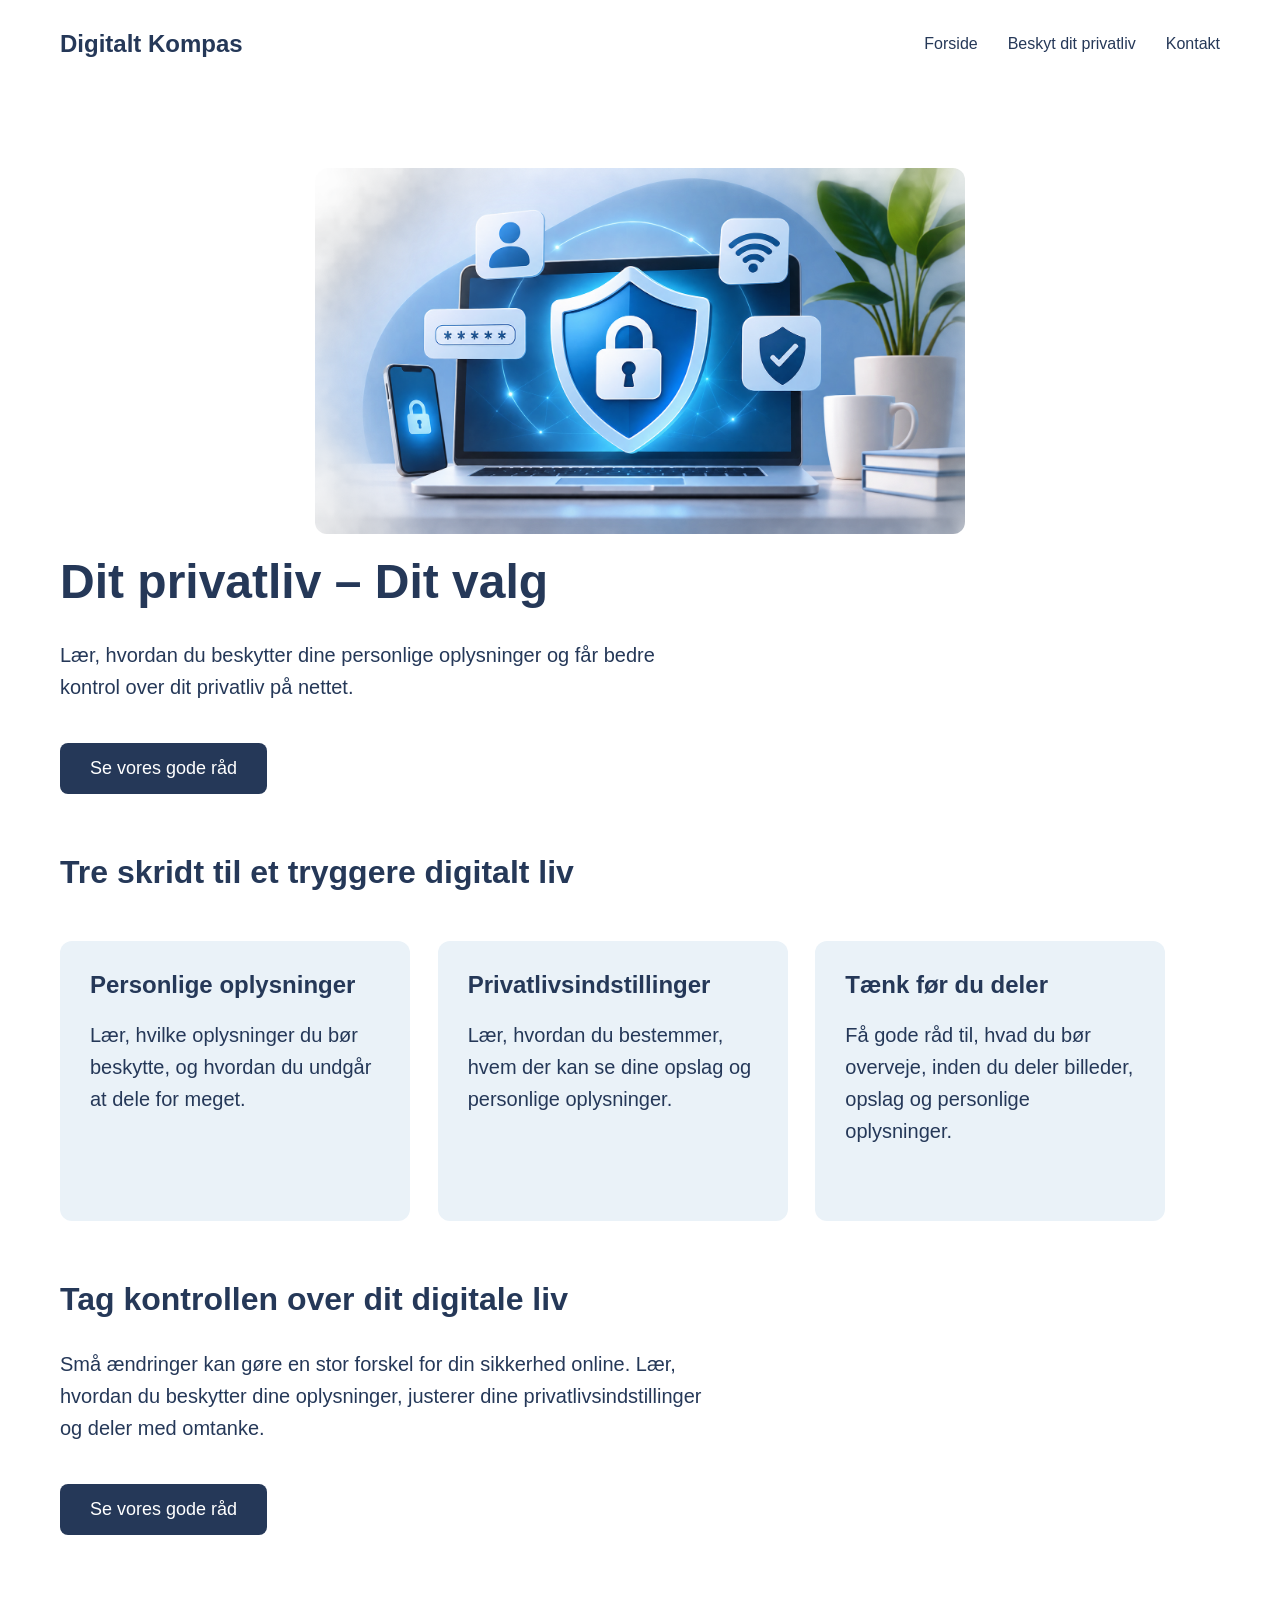
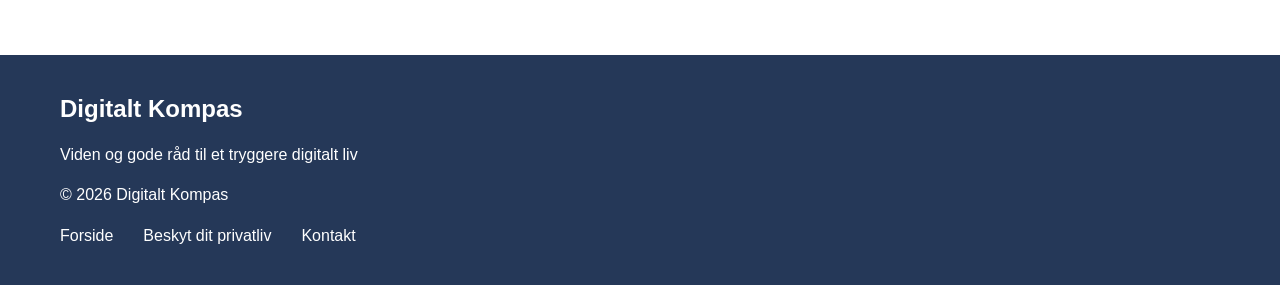
<file: index.html>
<!DOCTYPE html>
<html lang="da">
<head>
    <meta charset="UTF-8">
    <meta name="viewport" content="width=device-width, initial-scale=1.0">
    <title>Digitalt Kompas</title>
    
<link rel="stylesheet" href="style.css">

</head>
<body>

<header>
    <h2>Digitalt Kompas</h2>
    
<nav aria-label="Hovednavigation">
    <a href="index.html">Forside</a>
    <a href="privatliv.html">Beskyt dit privatliv</a>
    <a href="kontakt.html">Kontakt</a>
</nav>

</header>

<main>
   <img
  src="digital-sikkerhed.png"
  alt="Computer med et blåt skjold og en hængelås, der symboliserer digital sikkerhed"
  style="display:block; width:100%; max-width:650px; height:auto; margin:20px auto; border-radius:12px;"
> 
    <h1>Dit privatliv – Dit valg</h1>
    
<p>
    Lær, hvordan du beskytter dine personlige oplysninger
    og får bedre kontrol over dit privatliv på nettet.
</p>

<a href="privatliv.html" class="knap">
    Se vores gode råd
</a>

<section>
    <h2>Tre skridt til et tryggere digitalt liv</h2>
    
<article class="kort">
    <h3>Personlige oplysninger</h3>
    <p>
        Lær, hvilke oplysninger du bør beskytte,
        og hvordan du undgår at dele for meget.
    </p>
</article>

<article class="kort">
    <h3>Privatlivsindstillinger</h3>
    <p>
        Lær, hvordan du bestemmer,
        hvem der kan se dine opslag
        og personlige oplysninger.
    </p>
</article>

<article class="kort">
    <h3>Tænk før du deler</h3>
    <p>
        Få gode råd til, hvad du bør
        overveje, inden du deler billeder,
        opslag og personlige oplysninger.
    </p>
</article>


</section>

<section>
    <h2>Tag kontrollen over dit digitale liv</h2>
    
<p>
    Små ændringer kan gøre en stor forskel
    for din sikkerhed online. Lær, hvordan
    du beskytter dine oplysninger, justerer
    dine privatlivsindstillinger og deler
    med omtanke.
</p>

<a href="privatliv.html" class="knap">
    Se vores gode råd
</a>

</section>

</main>

<footer>
    <h2>Digitalt Kompas</h2>
    <p>Viden og gode råd til et tryggere digitalt liv</p>
    <p>&copy; 2026 Digitalt Kompas</p>
    
<nav aria-label="Footer navigation">
    <a href="index.html">Forside</a>
    <a href="privatliv.html">Beskyt dit privatliv</a>
    <a href="kontakt.html">Kontakt</a>
</nav>

</footer>

</body>
</html>
</file>
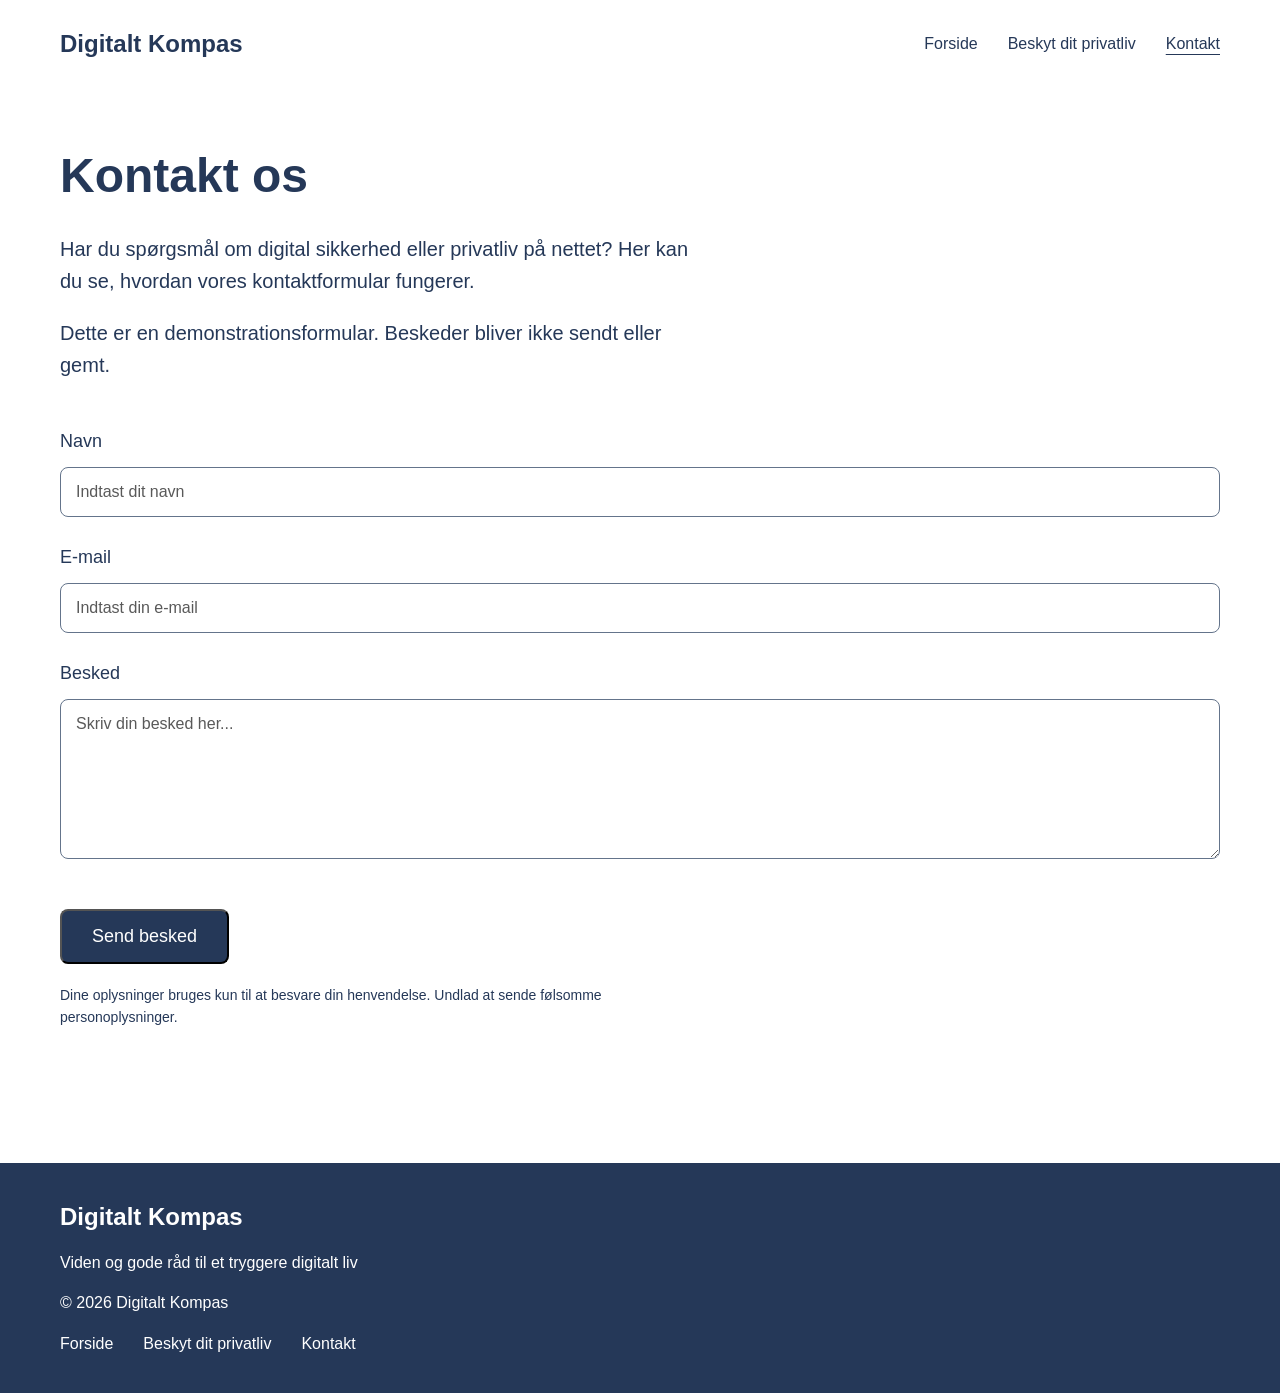
<file: kontakt.html>
<!DOCTYPE html>
<html lang="da">
<head>
    <meta charset="UTF-8">
    <meta name="viewport" content="width=device-width, initial-scale=1.0">
    <meta name="description" content="Kontakt Digitalt Kompas, hvis du har spørgsmål om digital sikkerhed og privatliv på nettet.">
    <title>Kontakt | Digitalt Kompas</title>
    <link rel="stylesheet" href="style.css">
</head>

<body>

    <header>
        <h2>Digitalt Kompas</h2>

        <nav aria-label="Hovednavigation">
            <a href="index.html">Forside</a>
            <a href="privatliv.html">Beskyt dit privatliv</a>
            <a href="kontakt.html" aria-current="page">Kontakt</a>
        </nav>
    </header>

    <main>
        <h1>Kontakt os</h1>
        <p>
    Har du spørgsmål om digital sikkerhed eller
    privatliv på nettet? Her kan du se, hvordan
    vores kontaktformular fungerer.
</p>

<p id="formular-info">
    Dette er en demonstrationsformular.
    Beskeder bliver ikke sendt eller gemt.
</p>

<form class="kontaktformular" aria-label="Kontaktformular" aria-describedby="formular-info"></form>

            <div class="formularfelt">
                <label for="navn">Navn</label>
                <input
                    type="text"
                    id="navn"
                    name="navn"
                    placeholder="Indtast dit navn"
                    autocomplete="name"
                    required>
            </div>

            <div class="formularfelt">
                <label for="email">E-mail</label>
                <input
                    type="email"
                    id="email"
                    name="email"
                    placeholder="Indtast din e-mail"
                    autocomplete="email"
                    required>
            </div>

            <div class="formularfelt">
                <label for="besked">Besked</label>
                <textarea
                    id="besked"
                    name="besked"
                    rows="6"
                    placeholder="Skriv din besked her..."
                    required></textarea>
            </div>

            <button type="button" class="knap">
                Send besked
            </button>

            <p class="privatlivstekst">
                Dine oplysninger bruges kun til at besvare din
                henvendelse. Undlad at sende følsomme
                personoplysninger.
            </p>

        </form>
    </main>

    <footer>
        <h2>Digitalt Kompas</h2>
        <p>Viden og gode råd til et tryggere digitalt liv</p>
        <p>&copy; 2026 Digitalt Kompas</p>

        <nav aria-label="Footer navigation">
            <a href="index.html">Forside</a>
            <a href="privatliv.html">Beskyt dit privatliv</a>
            <a href="kontakt.html">Kontakt</a>
        </nav>
    </footer>

</body>
</html>
</file>
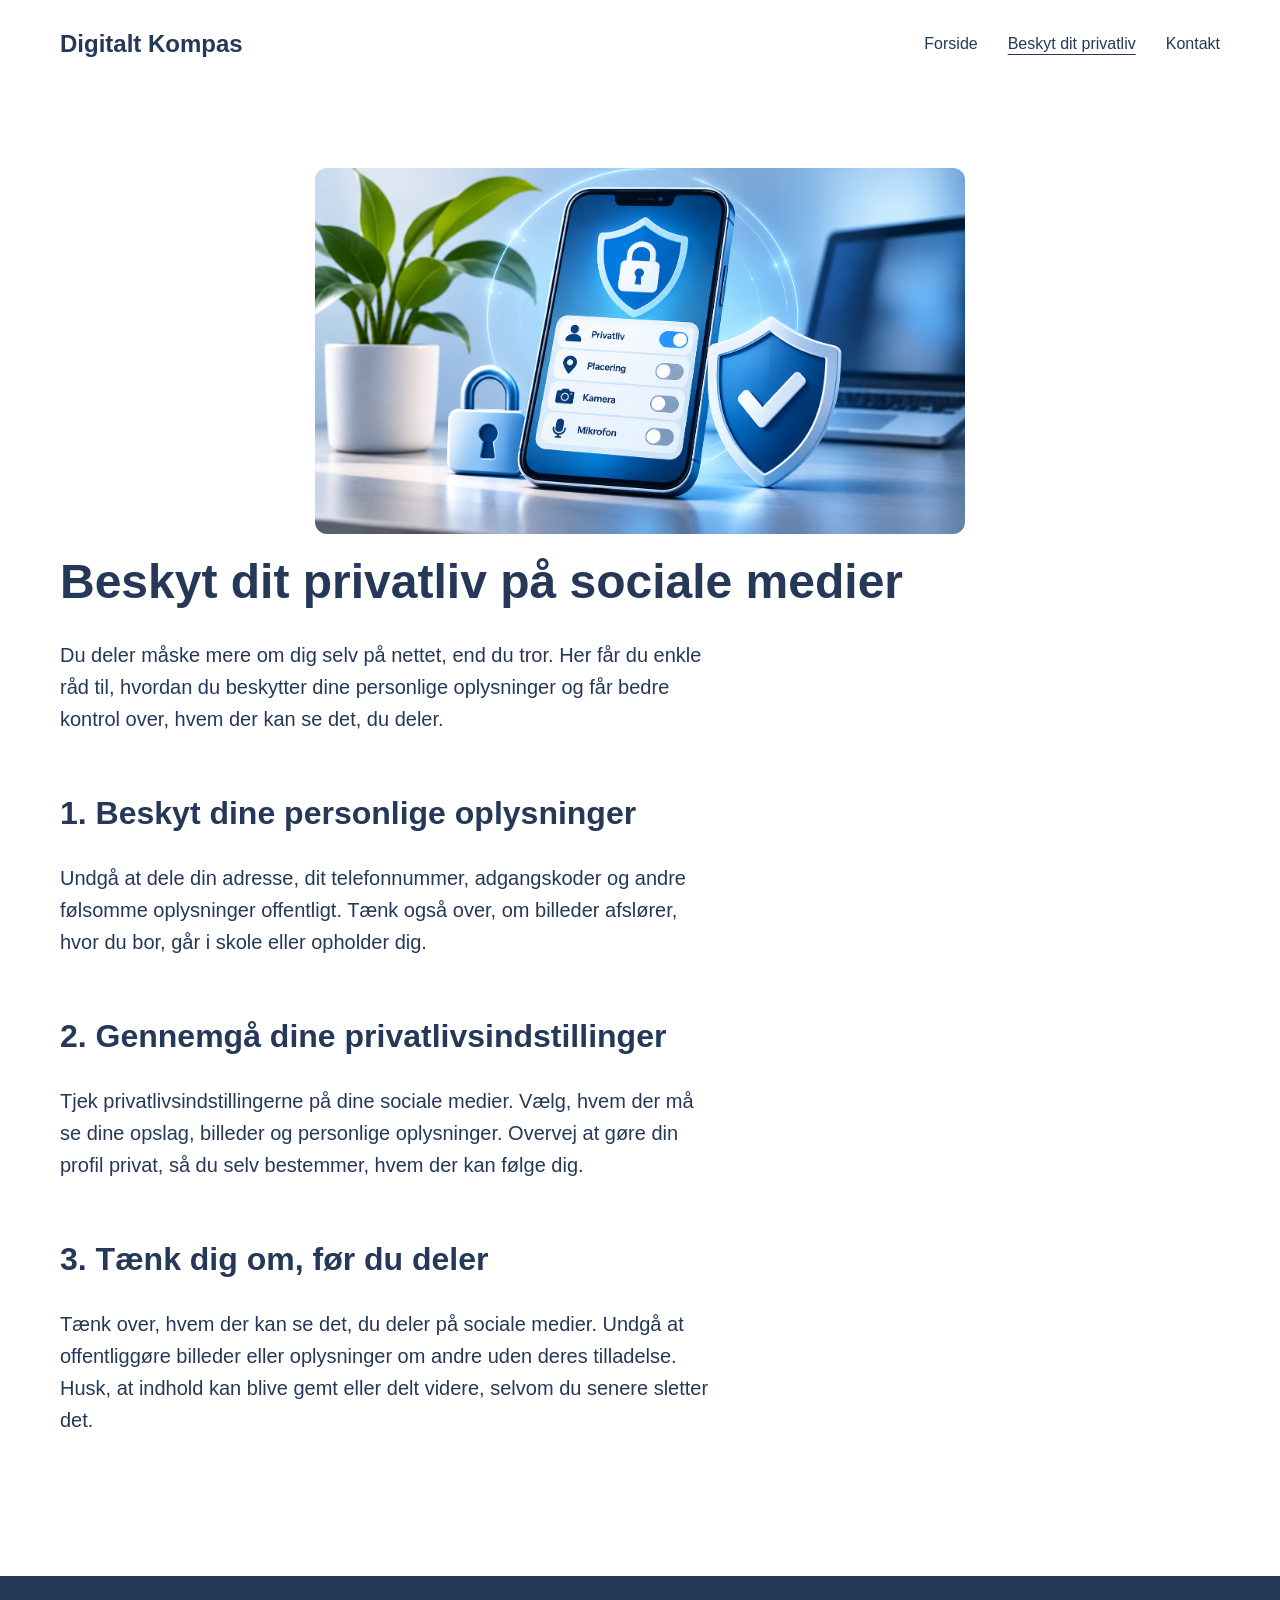
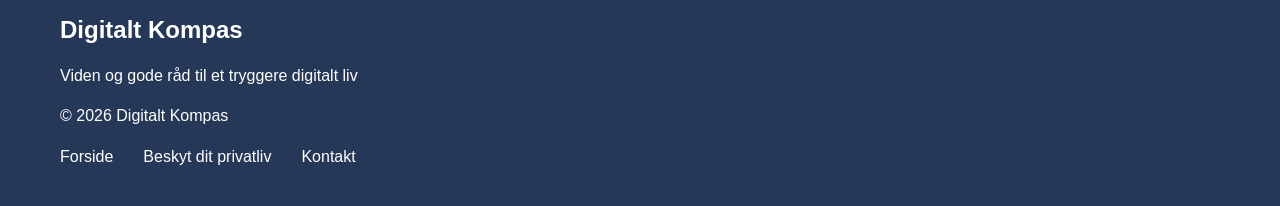
<file: privatliv.html>
<!DOCTYPE html>
<html lang="da">
<head>
    <meta charset="UTF-8">
    <meta name="viewport" content="width=device-width, initial-scale=1.0">
    <meta name="description" content="Få enkle råd til at beskytte dine personlige oplysninger og dit privatliv på sociale medier.">
    <title>Beskyt dit privatliv | Digitalt Kompas</title>
    <link rel="stylesheet" href="style.css">
</head>

<body>

    <!-- Header og navigation -->
    <header>
        <h2>Digitalt Kompas</h2>

        <nav aria-label="Hovednavigation">
            <a href="index.html">Forside</a>
            <a href="privatliv.html" aria-current="page">Beskyt dit privatliv</a>
            <a href="kontakt.html">Kontakt</a>
        </nav>
    </header>

    <!-- Sidens hovedindhold -->
    <main>
        <img
  src="privatliv-sikkerhed.png"
  alt="Mobiltelefon med privatlivsindstillinger, hængelås og skjold, der illustrerer beskyttelse af personlige oplysninger"
  style="display:block; width:100%; max-width:650px; height:auto; margin:20px auto; border-radius:12px;"
>

        <h1>Beskyt dit privatliv på sociale medier</h1>

        <p>
            Du deler måske mere om dig selv på nettet, end du tror.
            Her får du enkle råd til, hvordan du beskytter dine
            personlige oplysninger og får bedre kontrol over,
            hvem der kan se det, du deler.
        </p>

        <!-- Råd nummer 1 -->
        <section>
            <h2>1. Beskyt dine personlige oplysninger</h2>

            <p>
                Undgå at dele din adresse, dit telefonnummer,
                adgangskoder og andre følsomme oplysninger offentligt.
                Tænk også over, om billeder afslører, hvor du bor,
                går i skole eller opholder dig.
            </p>
        </section>

        <!-- Råd nummer 2 -->
        <section>
            <h2>2. Gennemgå dine privatlivsindstillinger</h2>

            <p>
                Tjek privatlivsindstillingerne på dine sociale medier.
                Vælg, hvem der må se dine opslag, billeder og
                personlige oplysninger. Overvej at gøre din profil
                privat, så du selv bestemmer, hvem der kan følge dig.
            </p>
        </section>

        <!-- Råd nummer 3 -->
        <section>
            <h2>3. Tænk dig om, før du deler</h2>

            <p>
                Tænk over, hvem der kan se det, du deler på sociale
                medier. Undgå at offentliggøre billeder eller
                oplysninger om andre uden deres tilladelse.
                Husk, at indhold kan blive gemt eller delt videre,
                selvom du senere sletter det.
            </p>
        </section>

    </main>

    <!-- Footer -->
    <footer>
        <h2>Digitalt Kompas</h2>

        <p>Viden og gode råd til et tryggere digitalt liv</p>

        <p>&copy; 2026 Digitalt Kompas</p>

        <nav aria-label="Footer navigation">
            <a href="index.html">Forside</a>
            <a href="privatliv.html">Beskyt dit privatliv</a>
            <a href="kontakt.html">Kontakt</a>
        </nav>
    </footer>

</body>
</html>
</file>
<file: style.css>
body {
    margin: 0;
    font-family: Arial, sans-serif;
    background-color: #FFFFFF;
    color: #253858;
}

header {
    background-color: #FFFFFF;
    padding: 30px 60px;
    display: flex;
    justify-content: space-between;
    align-items: center;
}

nav {
    display: flex;
    gap: 30px;
}

nav a {
    color: #253858;
    text-decoration: none;
    font-size: 16px;
    font-weight: 500;
}

header h2 {
    font-size: 24px;
    font-weight: 700;
    color: #253858;
    margin: 0;
}

main {
    padding: 60px;
}

h1 {
    font-size: 48px;
    font-weight: 700;
    color: #253858;
    margin-top: 0;
    margin-bottom: 30px;
}

main p {
    font-size: 20px;
    line-height: 1.6;
    color: #253858;
    max-width: 650px;
}

.knap {
    display: inline-block;
    background-color: #253858;
    color: #FFFFFF;
    padding: 15px 30px;
    border-radius: 8px;
    text-decoration: none;
    font-size: 18px;
    font-weight: 500;
    margin-top: 20px;
}

.kort {
    background-color: #EAF2F8;
    padding: 30px;
    border-radius: 12px;
    margin-top: 20px;
}

.kort h3 {
    font-size: 24px;
    font-weight: 700;
    color: #253858;
    margin-top: 0;
    margin-bottom: 15px;
}

@media (min-width: 900px) {
    .kort {
        display: inline-block;
        vertical-align: top;
        width: 25%;
        margin-right: 2%;
        min-height: 220px;
    }
}

main section > h2 {
    font-size: 32px;
    font-weight: 700;
    color: #253858;
    margin-top: 60px;
    margin-bottom: 30px;
}

footer {
    background-color: #253858;
    color: #FFFFFF;
    padding: 40px 60px;
    margin-top: 60px;
}

footer h2 {
    font-size: 24px;
    margin-top: 0;
}

footer p {
    font-size: 16px;
    line-height: 1.5;
}

footer nav {
    margin-top: 20px;
}

footer nav a {
    color: #FFFFFF;
    text-decoration: none;
    font-size: 16px;
}

footer nav a:hover {
    text-decoration: underline;
}

/* Kontaktformular */

.kontaktformular {
    max-width: 650px;
    margin-top: 50px;
}

.formularfelt {
    display: flex;
    flex-direction: column;
    margin-bottom: 30px;
}

.formularfelt label {
    font-size: 18px;
    font-weight: 500;
    color: #253858;
    margin-bottom: 15px;
}

.formularfelt input,
.formularfelt textarea {
    width: 100%;
    box-sizing: border-box;
    padding: 15px;
    border: 1px solid #64748B;
    border-radius: 8px;
    background-color: #FFFFFF;
    color: #253858;
    font-family: Arial, sans-serif;
    font-size: 16px;
}

.formularfelt input::placeholder,
.formularfelt textarea::placeholder {
    color: #595959;
}

.formularfelt input:focus,
.formularfelt textarea:focus {
    outline: 3px solid #8DB9E2;
    outline-offset: 2px;
}

.formularfelt textarea {
    min-height: 160px;
    resize: vertical;
}

.kontaktformular button {
    border: none;
    cursor: pointer;
}

.privatlivstekst {
    font-size: 14px;
    margin-top: 20px;
}

/* Mobilvenligt design */

@media (max-width: 768px) {
    header {
        flex-direction: column;
        gap: 20px;
        padding: 20px;
    }

    nav {
        flex-wrap: wrap;
        justify-content: center;
        gap: 15px;
    }

    main {
        padding: 30px 20px;
    }

    h1 {
        font-size: 32px;
    }

    main section > h2 {
        font-size: 26px;
    }

    main p {
        font-size: 18px;
    }

    footer {
        padding: 30px 20px;
    }
}



/* Tilgængelighed – WCAG 2.2 */

/* Tydeligt fokus ved tastaturnavigation */
a:focus-visible,
button:focus-visible,
input:focus-visible,
textarea:focus-visible {
    outline: 3px solid #2563EB;
    outline-offset: 4px;
}

/* Synlig markering af links */
nav a:hover,
nav a:focus-visible {
    text-decoration: underline;
}

/* Markering af den aktuelle side */
nav a[aria-current="page"] {
    text-decoration: underline;
    text-underline-offset: 5px;
}

/* Knapper ved hover */
.knap:hover {
    background-color: #374F73;
}

/* Sørger for at billeder ikke bliver for brede */
main img {
    max-width: 100%;
    height: auto;
}
</file>
